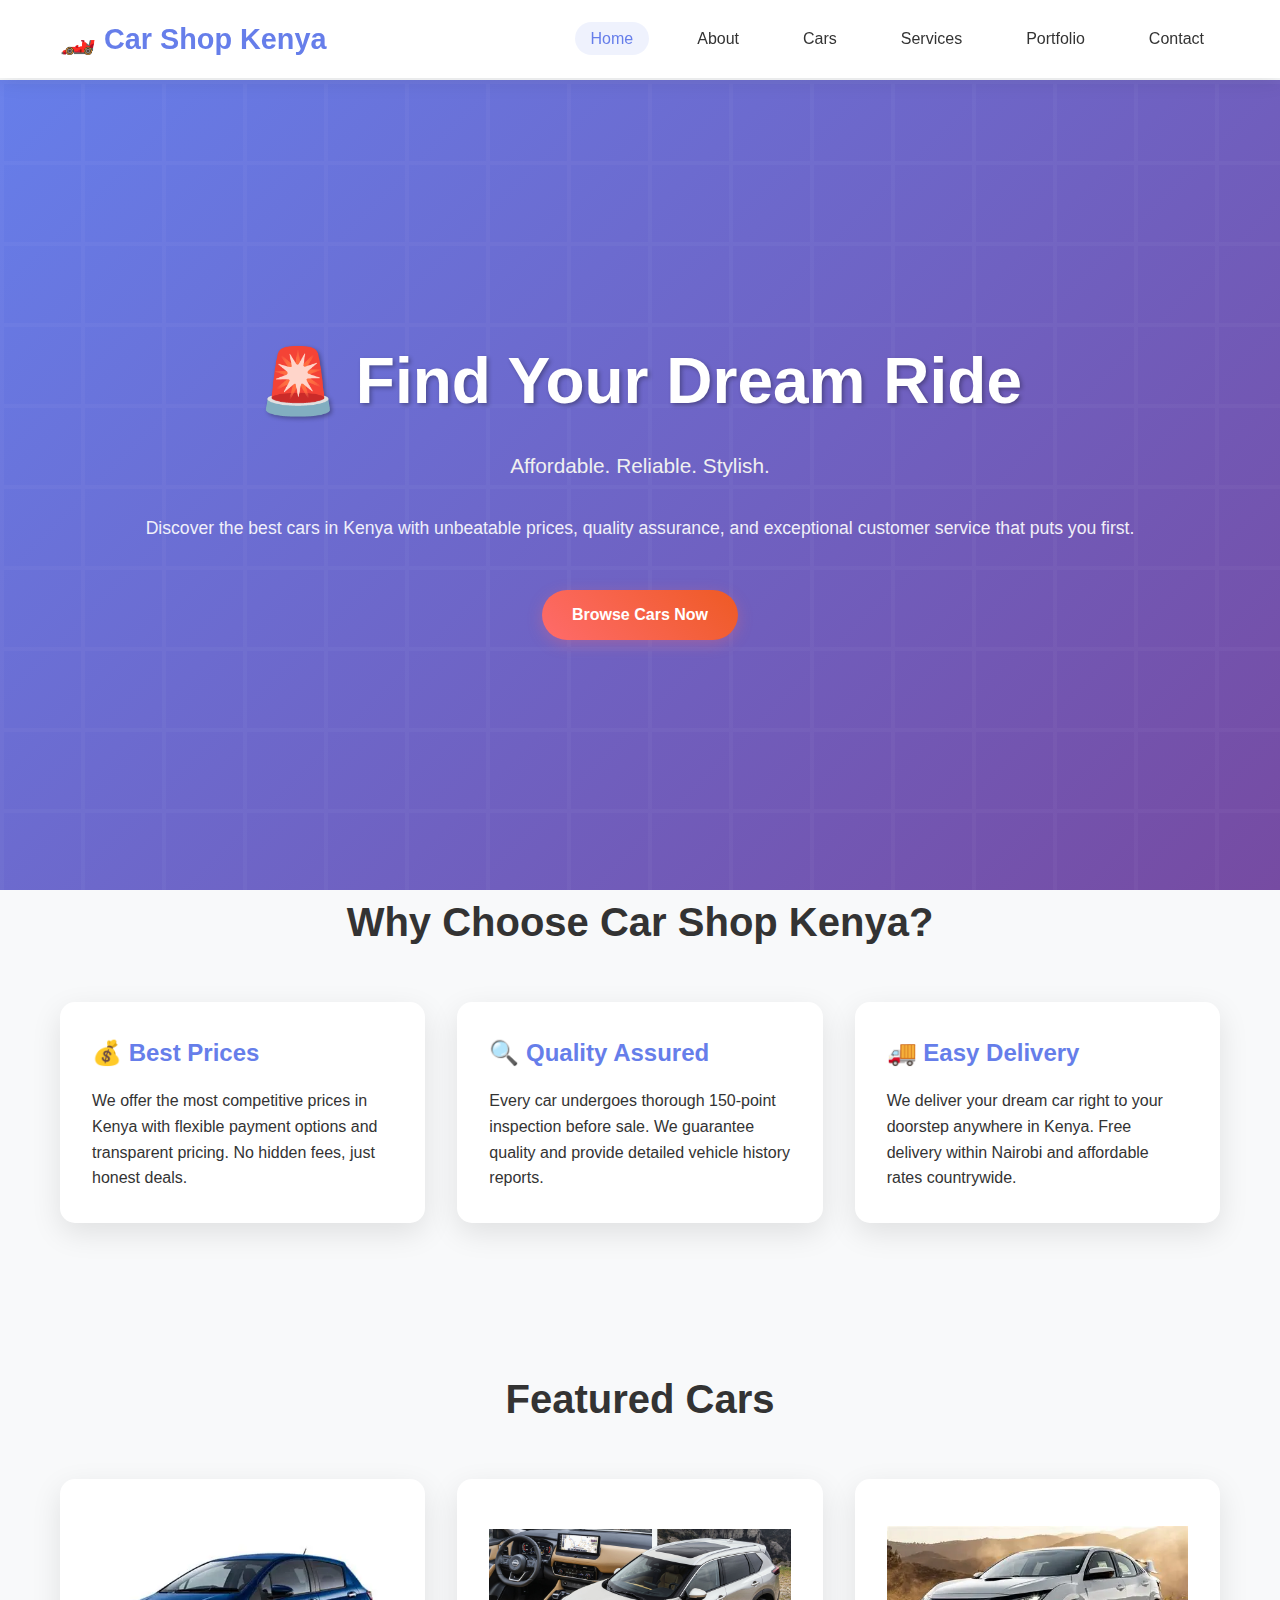
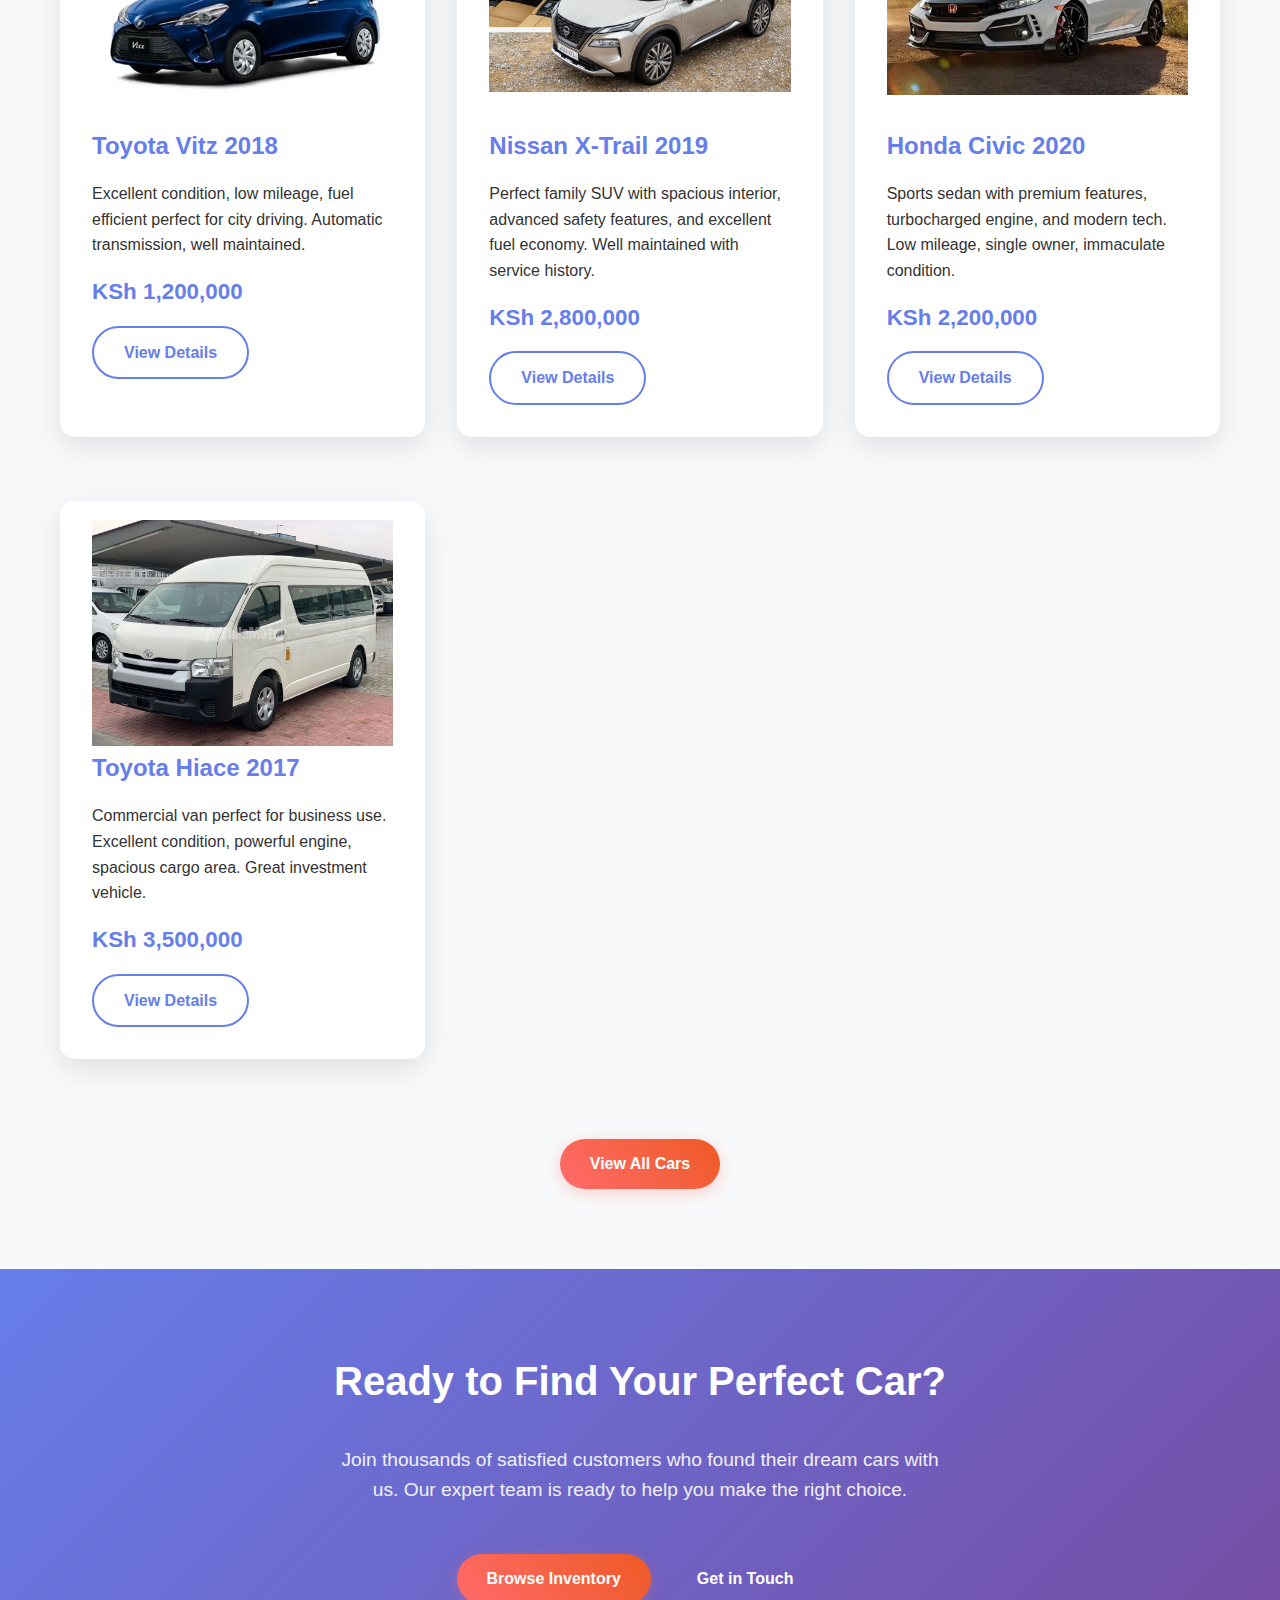
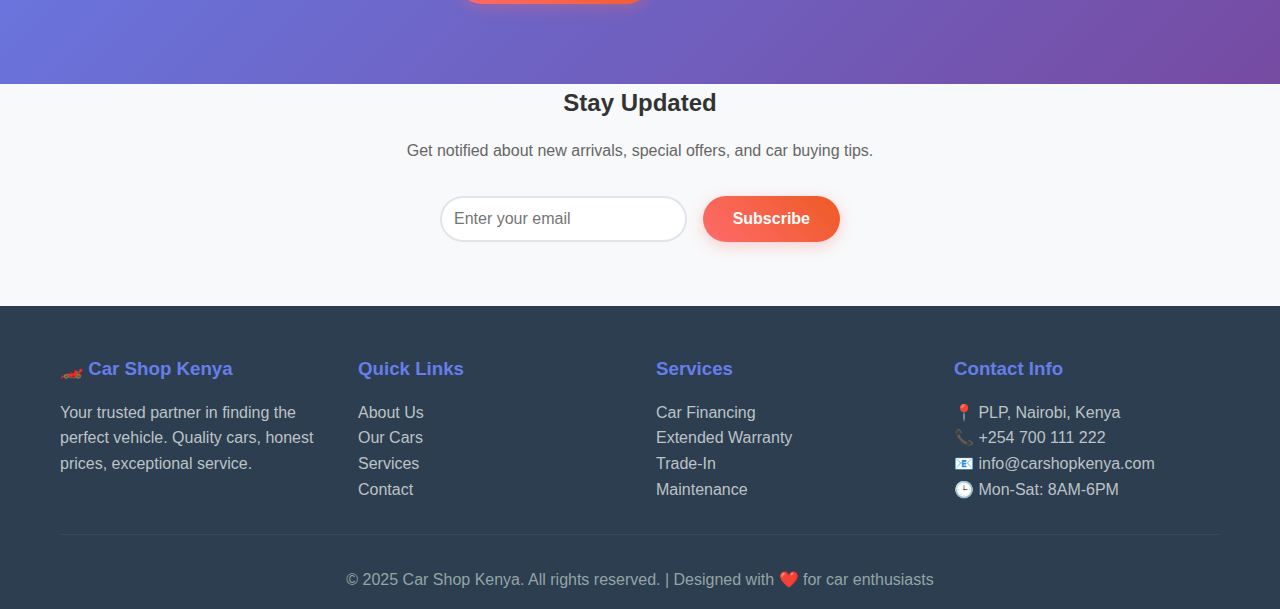
<file: index.html>
<!DOCTYPE html>
<html lang="en">
<head>
    <meta charset="UTF-8">
    <meta name="viewport" content="width=device-width, initial-scale=1.0">
    <meta name="description" content="Car Shop Kenya - Find your dream car with affordable prices, quality assurance, and excellent service in Nairobi, Kenya.">
    <meta name="keywords" content="cars Kenya, car dealership Nairobi, buy car Kenya, Toyota Kenya, Nissan Kenya, used cars Kenya">
    <meta name="author" content="Car Shop Kenya">
    <title>🏎️ Car Shop Kenya - Find Your Dream Ride | Best Car Deals in Nairobi</title>
    
    <!-- CSS Files -->
    <link rel="stylesheet" href="Styles/style.css">
</head>
<body>
    <!-- Header and Navigation -->
    <header>
        <nav class="container">
            <a href="index.html" class="logo">🏎️ Car Shop Kenya</a>
            <ul class="nav-links" id="navLinks">
                <li><a href="index.html" class="active">Home</a></li>
                <li><a href="about.html">About</a></li>
                <li><a href="cars.html">Cars</a></li>
                <li><a href="services.html">Services</a></li>
                <li><a href="portfolio.html">Portfolio</a></li>
                <li><a href="contact.html">Contact</a></li>
            </ul>
            <div class="hamburger" onclick="toggleMenu()">
                <span></span>
                <span></span>
                <span></span>
            </div>
        </nav>
    </header>

    <main>
        <!-- Hero Section -->
        <section class="hero">
            <div class="hero-content">
                <h1>🚨 Find Your Dream Ride</h1>
                <p class="hero-tagline">Affordable. Reliable. Stylish.</p>
                <p class="hero-description">Discover the best cars in Kenya with unbeatable prices, quality assurance, and exceptional customer service that puts you first.</p>
                <a href="cars.html" class="btn btn-primary">Browse Cars Now</a>
            </div>
        </section>

        <!-- Features Section -->
    <section class="container section-padding">
            <h2 class="text-center section-title">Why Choose Car Shop Kenya?</h2>
            <div class="grid grid-3">
                <div class="card">
                    <h3>💰 Best Prices</h3>
                    <p>We offer the most competitive prices in Kenya with flexible payment options and transparent pricing. No hidden fees, just honest deals.</p>
                </div>
                <div class="card">
                    <h3>🔍 Quality Assured</h3>
                    <p>Every car undergoes thorough 150-point inspection before sale. We guarantee quality and provide detailed vehicle history reports.</p>
                </div>
                <div class="card">
                    <h3>🚚 Easy Delivery</h3>
                    <p>We deliver your dream car right to your doorstep anywhere in Kenya. Free delivery within Nairobi and affordable rates countrywide.</p>
                </div>
            </div>
        </section>

        <!-- Featured Cars Section -->
    <section class="section-bg section-padding">
            <div class="container">
                <h2 class="text-center section-title">Featured Cars</h2>
                <div class="grid grid-2" id="featuredCars">
                    <div class="card car-item sedan">
                        <div class="car-icon sedan-icon">
                            <img src="Styles\toytoavitz.webp" alt="toyota vitz">
                        </div>
                        <h3>Toyota Vitz 2018</h3>
                        <p>Excellent condition, low mileage, fuel efficient perfect for city driving. Automatic transmission, well maintained.</p>
                        <div class="price car-price">KSh 1,200,000</div>
                        <a href="cars.html#vitz" class="btn btn-secondary">View Details</a>
                    </div>
                    <div class="card car-item suv">
                        <div class="car-icon suv-icon">
                            <img src="Styles\Nissan-X-Trail-EU-Spec-main.jpg" alt="nissan xtrail">
                        </div>
                        <h3>Nissan X-Trail 2019</h3>
                        <p>Perfect family SUV with spacious interior, advanced safety features, and excellent fuel economy. Well maintained with service history.</p>
                        <div class="price car-price">KSh 2,800,000</div>
                        <a href="cars.html#xtrail" class="btn btn-secondary">View Details</a>
                    </div>
                    <div class="card car-item sedan">
                        <div class="car-icon sedan-icon">
                            <img src="Styles\hondacivic.webp" alt="honda civic">
                        </div>
                        <h3>Honda Civic 2020</h3>
                        <p>Sports sedan with premium features, turbocharged engine, and modern tech. Low mileage, single owner, immaculate condition.</p>
                        <div class="price car-price">KSh 2,200,000</div>
                        <a href="cars.html#civic" class="btn btn-secondary">View Details</a>
                    </div>
                    <div class="card car-item commercial">
                        <div class="car-icon commercial-icon">
                            <img src="Styles\listing_main_Toyota_Hiace_2017_in_Sharjah_1395397_6.jpg" alt="toyota hiace">
                        </div>
                        <h3>Toyota Hiace 2017</h3>
                        <p>Commercial van perfect for business use. Excellent condition, powerful engine, spacious cargo area. Great investment vehicle.</p>
                        <div class="price car-price">KSh 3,500,000</div>
                        <a href="cars.html#hiace" class="btn btn-secondary">View Details</a>
                    </div>
                </div>
                <div class="text-center mt-3">
                    <a href="cars.html" class="btn btn-primary">View All Cars</a>
                </div>
            </div>
        </section>

        <!-- Call to Action Section -->
    <section class="cta-section">
            <div class="container">
                <h2 class="cta-title">Ready to Find Your Perfect Car?</h2>
                <p class="cta-desc">
                    Join thousands of satisfied customers who found their dream cars with us. 
                    Our expert team is ready to help you make the right choice.
                </p>
                <div class="cta-btns">
                    <a href="cars.html" class="btn btn-primary">Browse Inventory</a>
                    <a href="contact.html" class="btn btn-outline">Get in Touch</a>
                </div>
            </div>
        </section>

        <!-- Newsletter Section -->
    <section class="container newsletter-section">
            <h2 class="newsletter-title">Stay Updated</h2>
            <p class="newsletter-desc">Get notified about new arrivals, special offers, and car buying tips.</p>
            <form id="newsletterForm" class="newsletter-form">
                <input type="email" placeholder="Enter your email" class="newsletter-input" required>
                <button type="submit" class="btn btn-primary newsletter-btn">Subscribe</button>
            </form>
        </section>
    </main>

    <!-- Footer -->
    <footer>
        <div class="container">
            <div class="footer-content">
                <div class="footer-section">
                    <h3>🏎️ Car Shop Kenya</h3>
                    <p>Your trusted partner in finding the perfect vehicle. Quality cars, honest prices, exceptional service.</p>
                </div>
                <div class="footer-section">
                    <h3>Quick Links</h3>
                    <p><a href="about.html">About Us</a></p>
                    <p><a href="cars.html">Our Cars</a></p>
                    <p><a href="services.html">Services</a></p>
                    <p><a href="contact.html">Contact</a></p>
                </div>
                <div class="footer-section">
                    <h3>Services</h3>
                    <p><a href="services.html#financing">Car Financing</a></p>
                    <p><a href="services.html#warranty">Extended Warranty</a></p>
                    <p><a href="services.html#trade">Trade-In</a></p>
                    <p><a href="services.html#maintenance">Maintenance</a></p>
                </div>
                <div class="footer-section">
                    <h3>Contact Info</h3>
                    <p>📍 PLP, Nairobi, Kenya</p>
                    <p>📞 +254 700 111 222</p>
                    <p>📧 info@carshopkenya.com</p>
                    <p>🕒 Mon-Sat: 8AM-6PM</p>
                </div>
            </div>
            <div class="footer-bottom">
                <p>&copy; 2025 Car Shop Kenya. All rights reserved. | Designed with ❤️ for car enthusiasts</p>
            </div>
        </div>
    </footer>

    <!-- JavaScript Files -->
    <script src="Scripts/script.js"></script>
</body>
</html>
</file>
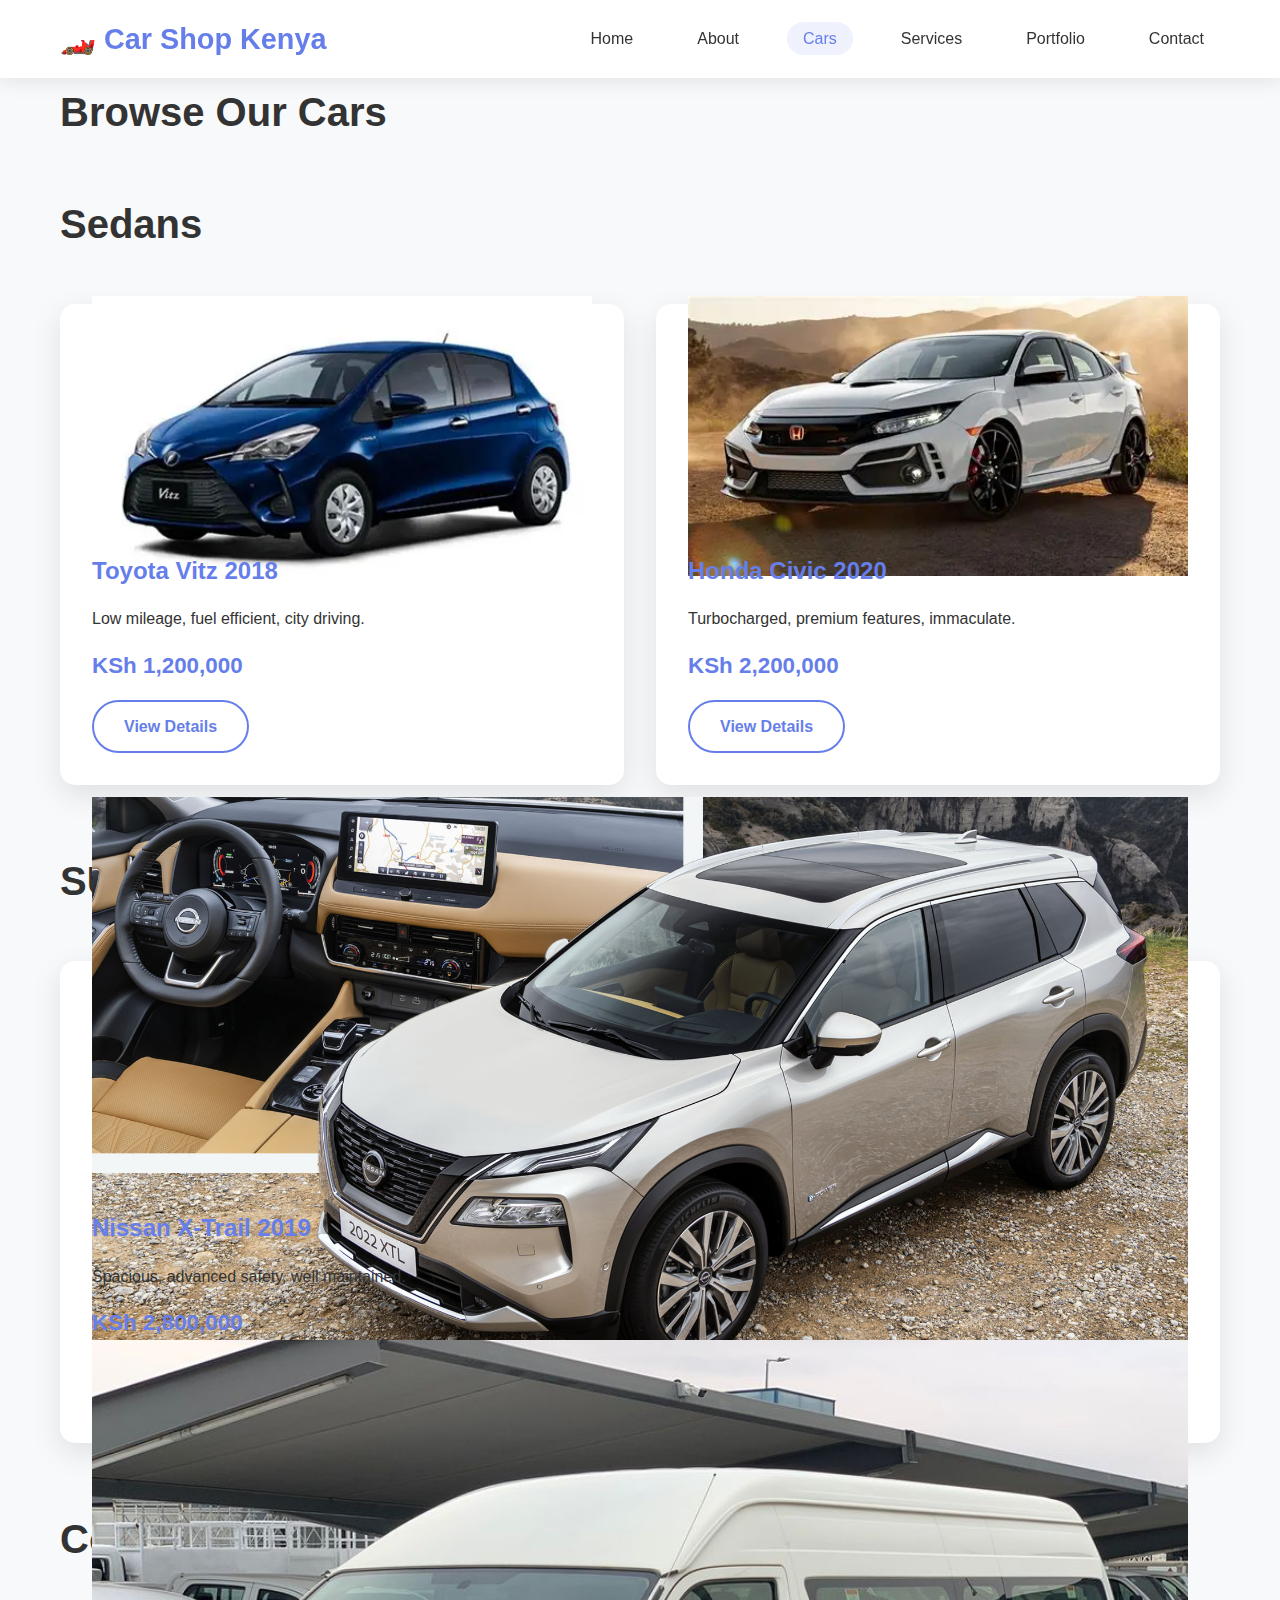
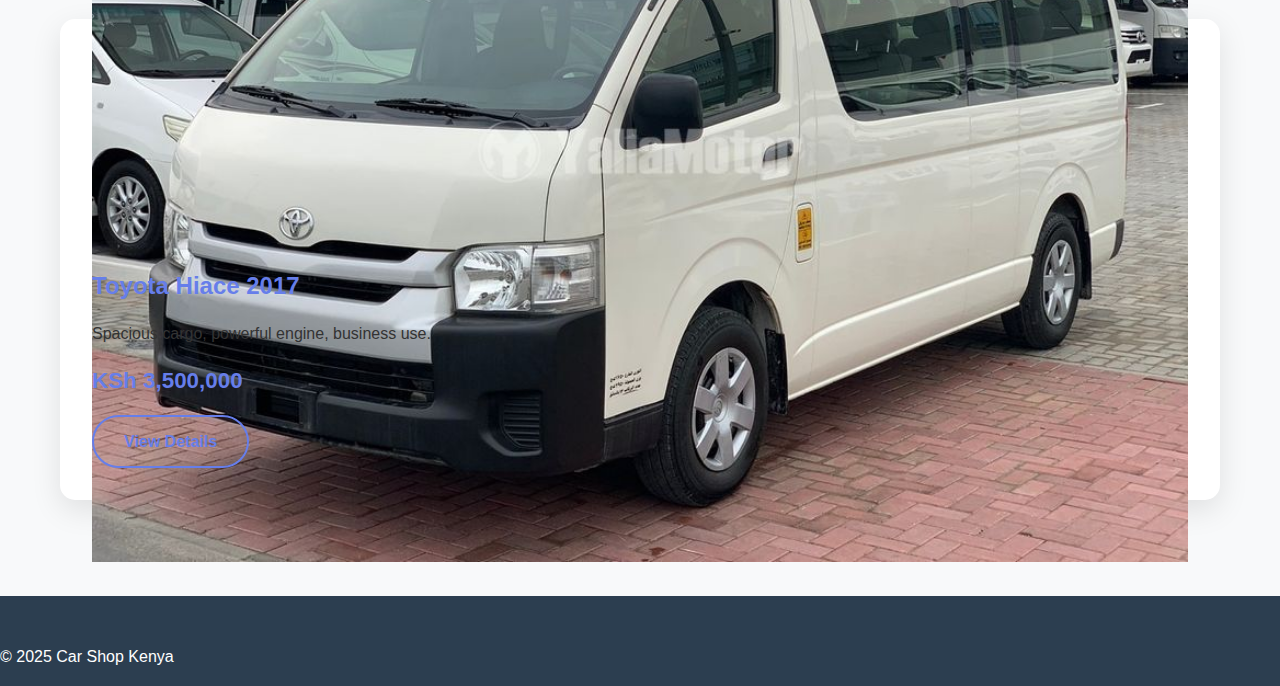
<file: cars.html>
<!DOCTYPE html>
<html lang="en">
<head>
    <meta charset="UTF-8">
    <meta name="viewport" content="width=device-width, initial-scale=1.0">
    <title>Cars | Car Shop Kenya</title>
    <link rel="stylesheet" href="Styles/style.css">
</head>
<body>
    <header>
        <nav class="container">
            <a href="index.html" class="logo">🏎️ Car Shop Kenya</a>
            <ul class="nav-links">
                <li><a href="index.html">Home</a></li>
                <li><a href="about.html">About</a></li>
                <li><a href="cars.html" class="active">Cars</a></li>
                <li><a href="services.html">Services</a></li>
                <li><a href="portfolio.html">Portfolio</a></li>
                <li><a href="contact.html">Contact</a></li>
            </ul>
        </nav>
    </header>
    <main>
        <section class="container section-padding">
            <h1 class="section-title">Browse Our Cars</h1>
            <div class="car-category">
                <h2 class="section-title">Sedans</h2>
                <div class="grid grid-3">
                    <div class="card car-item sedan">
                        <div class="car-icon sedan-icon">
                            <img src="Styles\toytoavitz.webp" alt="toyota vitz">
                        </div>
                        <h3>Toyota Vitz 2018</h3>
                        <p>Low mileage, fuel efficient, city driving.</p>
                        <div class="car-price">KSh 1,200,000</div>
                        <a href="#" class="btn btn-secondary">View Details</a>
                    </div>
                    <div class="card car-item sedan">
                        <div class="car-icon sedan-icon">
                            <img src="Styles\hondacivic.webp" alt="honda civic">
                        </div>
                        <h3>Honda Civic 2020</h3>
                        <p>Turbocharged, premium features, immaculate.</p>
                        <div class="car-price">KSh 2,200,000</div>
                        <a href="#" class="btn btn-secondary">View Details</a>
                    </div>
                </div>
            </div>
            <div class="car-category">
                <h2 class="section-title">SUVs</h2>
                <div class="grid grid-3">
                    <div class="card car-item suv">
                        <div class="car-icon suv-icon">
                            <img src="Styles\Nissan-X-Trail-EU-Spec-main.jpg" alt="nissan xtrail">
                        </div>
                        <h3>Nissan X-Trail 2019</h3>
                        <p>Spacious, advanced safety, well maintained.</p>
                        <div class="car-price">KSh 2,800,000</div>
                        <a href="#" class="btn btn-secondary">View Details</a>
                    </div>
                </div>
            </div>
            <div class="car-category">
                <h2 class="section-title">Commercial</h2>
                <div class="grid grid-3">
                    <div class="card car-item commercial">
                        <div class="car-icon commercial-icon">
                            <img src="Styles\listing_main_Toyota_Hiace_2017_in_Sharjah_1395397_6.jpg" alt="toyota hiace">
                        </div>
                        <h3>Toyota Hiace 2017</h3>
                        <p>Spacious cargo, powerful engine, business use.</p>
                        <div class="car-price">KSh 3,500,000</div>
                        <a href="#" class="btn btn-secondary">View Details</a>
                    </div>
                </div>
            </div>
        </section>
    </main>
    <footer>
        <p>&copy; 2025 Car Shop Kenya</p>
    </footer>
    <script src="Scripts/script.js"></script>
</body>
</html>
</file>
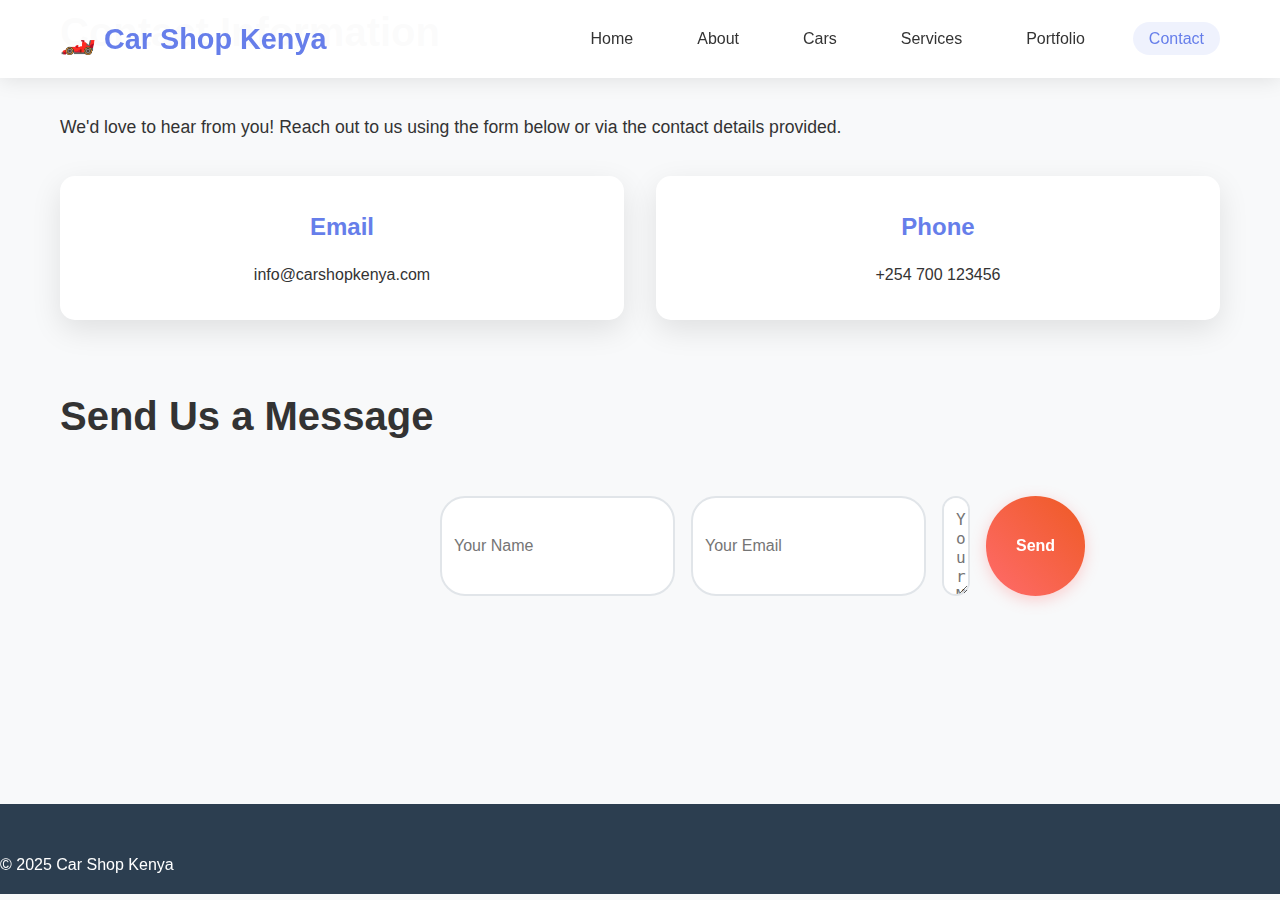
<file: contact.html>
<!DOCTYPE html>
<html lang="en">
    <head>
        <meta charset="UTF-8">
        <meta name="viewport" content="width=device-width, initial-scale=1.0">
        <title>Contact | Car Shop Kenya</title>
        <link rel="stylesheet" href="Styles/style.css">
    </head>
    <body>
        <header>
        <nav class="container">
            <a href="index.html" class="logo">🏎️ Car Shop Kenya</a>
            <ul class="nav-links">
                <li><a href="index.html">Home</a></li>
                <li><a href="about.html">About</a></li>
                <li><a href="cars.html">Cars</a></li>
                <li><a href="services.html">Services</a></li>
                <li><a href="portfolio.html">Portfolio</a></li>
                <li><a href="contact.html" class="active">Contact</a></li>
            </ul>
        </nav>
    </header>
        <main class="fade-in container section-padding">
            <section class="contact-info">
                <h2 class="section-title">Contact Information</h2>
                <p class="story-desc">We'd love to hear from you! Reach out to us using the form below or via the contact details provided.</p>
                <div class="grid grid-2">
                    <div class="card value-card">
                        <h3 class="value-title">Email</h3>
                        <p>info@carshopkenya.com</p>
                    </div>
                    <div class="card value-card">
                        <h3 class="value-title">Phone</h3>
                        <p>+254 700 123456</p>
                    </div>
                </div>
            </section>
            <section class="contact-form-section">
                <h2 class="section-title">Send Us a Message</h2>
                <form class="newsletter-form">
                    <input type="text" placeholder="Your Name" class="newsletter-input" required>
                    <input type="email" placeholder="Your Email" class="newsletter-input" required>
                    <textarea placeholder="Your Message" class="newsletter-input" required></textarea>
                    <button type="submit" class="btn btn-primary newsletter-btn">Send</button>
                </form>
            </section>
        </main>
        <footer><p>&copy; 2025 Car Shop Kenya</p></footer>
        <script src="Scripts/script.js"></script>
    </body>
</html>
</file>
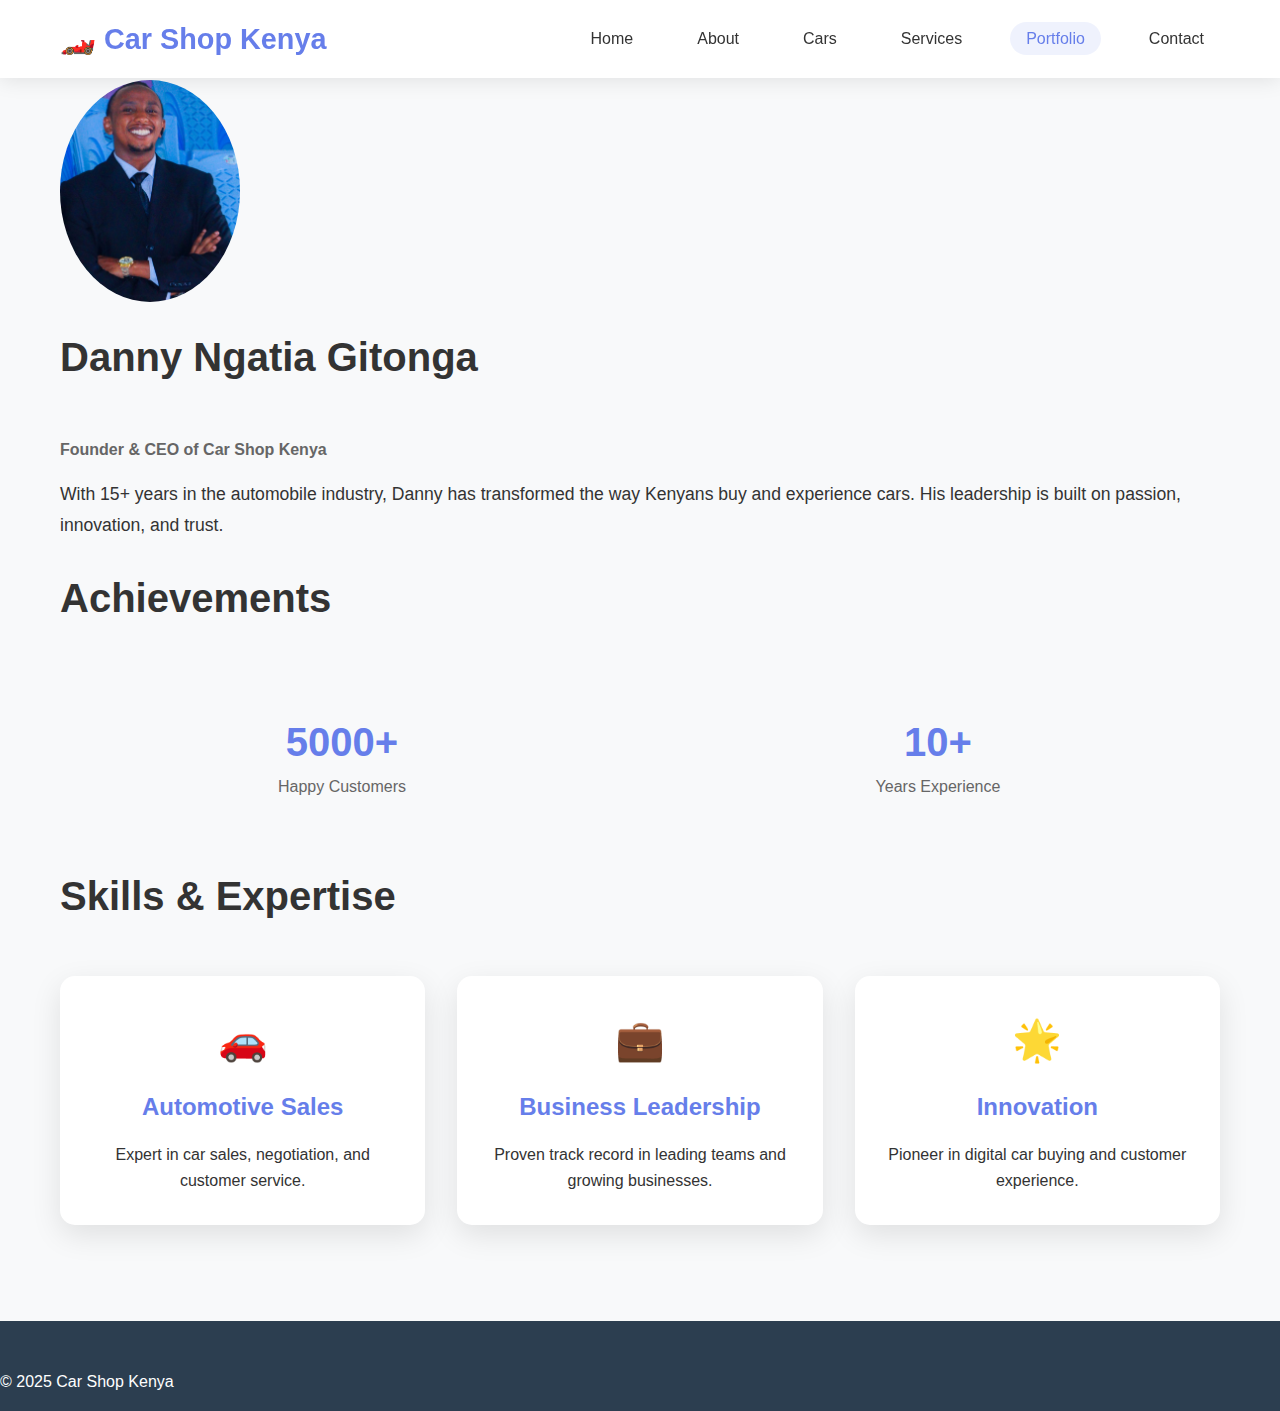
<file: portfolio.html>
<!DOCTYPE html>
<html lang="en">
    <head>
        <meta charset="UTF-8">
        <meta name="viewport" content="width=device-width, initial-scale=1.0">
        <title>Portfolio | Car Shop CEO</title>
        <link rel="stylesheet" href="Styles/style.css">
    </head>
    <body>
        <header>
        <nav class="container">
            <a href="index.html" class="logo">🏎️ Car Shop Kenya</a>
            <ul class="nav-links">
                <li><a href="index.html">Home</a></li>
                <li><a href="about.html">About</a></li>
                <li><a href="cars.html" >Cars</a></li>
                <li><a href="services.html">Services</a></li>
                <li><a href="portfolio.html" class="active">Portfolio</a></li>
                <li><a href="contact.html">Contact</a></li>
            </ul>
        </nav>
    </header>
        <main>
            <section class="profile fade-in container section-padding">
                <img src="Styles/IMG-20241222-WA0038.jpg" alt="CEO" class="ceo-img">
                <h2 class="section-title">Danny Ngatia Gitonga</h2>
                <p class="team-role"><strong>Founder & CEO of Car Shop Kenya</strong></p>
                <p class="story-desc">With 15+ years in the automobile industry, Danny has transformed the way Kenyans buy and experience cars. His leadership is built on passion, innovation, and trust.</p>
            </section>
            <section class="container section-padding">
                <h2 class="section-title">Achievements</h2>
                <div class="grid grid-2 achievements-stats">
                    <div class="achievement-card">
                        <div class="achievement-value">5000+</div>
                        <p class="achievement-label">Happy Customers</p>
                    </div>
                    <div class="achievement-card">
                        <div class="achievement-value">10+</div>
                        <p class="achievement-label">Years Experience</p>
                    </div>
                </div>
            </section>
            <section class="container section-padding">
                <h2 class="section-title">Skills & Expertise</h2>
                <div class="grid grid-3">
                    <div class="card value-card">
                        <div class="value-icon">🚗</div>
                        <h3 class="value-title">Automotive Sales</h3>
                        <p>Expert in car sales, negotiation, and customer service.</p>
                    </div>
                    <div class="card value-card">
                        <div class="value-icon">💼</div>
                        <h3 class="value-title">Business Leadership</h3>
                        <p>Proven track record in leading teams and growing businesses.</p>
                    </div>
                    <div class="card value-card">
                        <div class="value-icon">🌟</div>
                        <h3 class="value-title">Innovation</h3>
                        <p>Pioneer in digital car buying and customer experience.</p>
                    </div>
                </div>
            </section>
        </main>
        <footer><p>&copy; 2025 Car Shop Kenya</p></footer>
        <script src="Scripts/script.js"></script>
    </body>
</html>
</file>
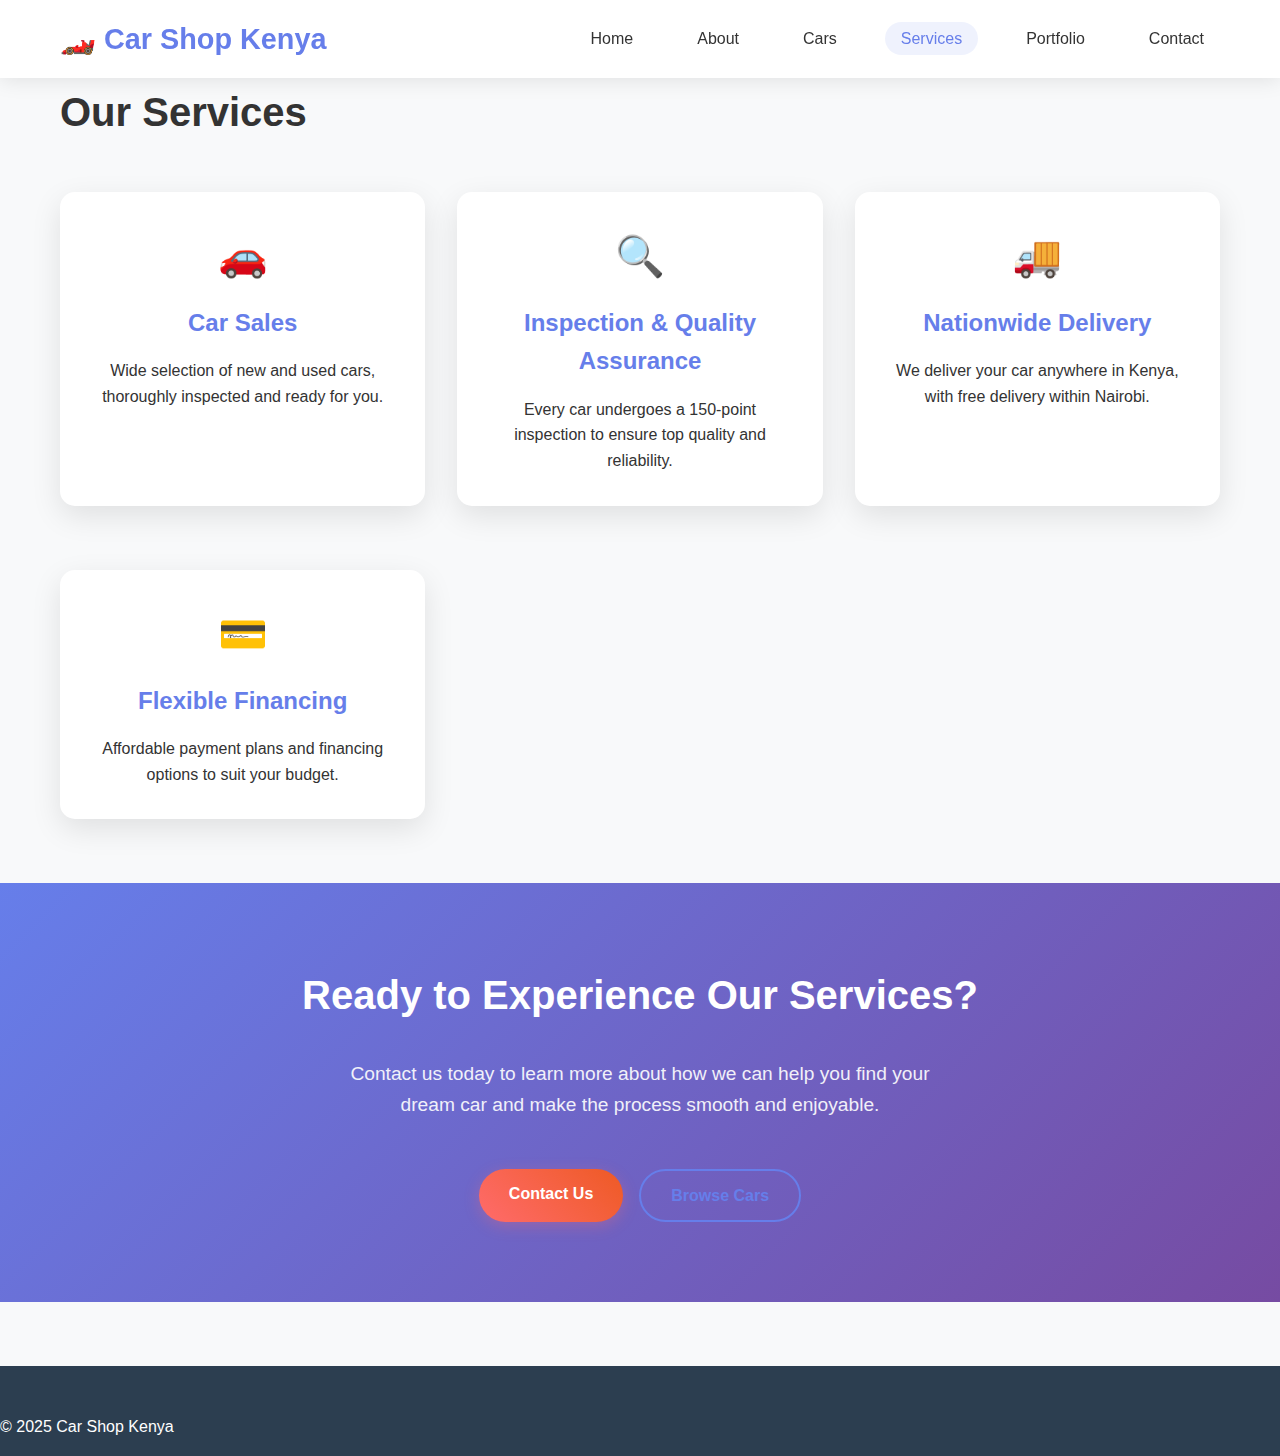
<file: services.html>
<!DOCTYPE html>
<html lang="en">
<head>
    <meta charset="UTF-8">
    <meta name="viewport" content="width=device-width, initial-scale=1.0">
    <title>Services | Car Shop Kenya</title>
    <link rel="stylesheet" href="Styles/style.css">
</head>
<body>
    <header>
        <nav class="container">
            <a href="index.html" class="logo">🏎️ Car Shop Kenya</a>
            <ul class="nav-links">
                <li><a href="index.html">Home</a></li>
                <li><a href="about.html">About</a></li>
                <li><a href="cars.html">Cars</a></li>
                <li><a href="services.html" class="active">Services</a></li>
                <li><a href="portfolio.html">Portfolio</a></li>
                <li><a href="contact.html">Contact</a></li>
            </ul>
        </nav>
    </header>
    <main>
        <section class="container section-padding">
            <h1 class="section-title">Our Services</h1>
            <div class="grid grid-2">
                <div class="card value-card">
                    <div class="value-icon">🚗</div>
                    <h3 class="value-title">Car Sales</h3>
                    <p>Wide selection of new and used cars, thoroughly inspected and ready for you.</p>
                </div>
                <div class="card value-card">
                    <div class="value-icon">🔍</div>
                    <h3 class="value-title">Inspection & Quality Assurance</h3>
                    <p>Every car undergoes a 150-point inspection to ensure top quality and reliability.</p>
                </div>
                <div class="card value-card">
                    <div class="value-icon">🚚</div>
                    <h3 class="value-title">Nationwide Delivery</h3>
                    <p>We deliver your car anywhere in Kenya, with free delivery within Nairobi.</p>
                </div>
                <div class="card value-card">
                    <div class="value-icon">💳</div>
                    <h3 class="value-title">Flexible Financing</h3>
                    <p>Affordable payment plans and financing options to suit your budget.</p>
                </div>
            </div>
        </section>
        <section class="cta-section">
            <div class="container">
                <h2 class="cta-title">Ready to Experience Our Services?</h2>
                <p class="cta-desc">Contact us today to learn more about how we can help you find your dream car and make the process smooth and enjoyable.</p>
                <div class="cta-btns">
                    <a href="contact.html" class="btn btn-primary">Contact Us</a>
                    <a href="cars.html" class="btn btn-secondary">Browse Cars</a>
                </div>
            </div>
        </section>
    </main>
    <footer>
        <p>&copy; 2025 Car Shop Kenya</p>
    </footer>
    <script src="Scripts/script.js"></script>
</body>
</html>
</file>
<file: Styles/style.css>
/* ===== EXTERNALIZED STYLES FROM INDEX.HTML ===== */
.section-padding {
    padding: 80px 0;
}
.section-title {
    font-size: 2.5rem;
    margin-bottom: 3rem;
    color: #333;
}
.section-bg {
    background: #f8f9fa;
}
.car-icon {
    height: 200px;
    display: flex;
    align-items: center;
    justify-content: center;
    color: white;
    font-size: 3rem;
    border-radius: 10px;
    margin-bottom: 1rem;
}
.sedan-icon img{
    background: linear-gradient(45deg, #667eea, #764ba2);
    width:100%;
    height:auto;
}
.suv-icon img{
    background: linear-gradient(45deg, #f093fb, #f5576c);
    width:100%;
    height:auto;
}
.commercial-icon img{
    background: linear-gradient(45deg, #f093fb, #f5576c);
    width:100%;
    height:auto;
}
.car-price {
    font-size: 1.4rem;
    font-weight: bold;
    color: #667eea;
    margin: 1rem 0;
}
.cta-section {
    background: linear-gradient(135deg, #667eea 0%, #764ba2 100%);
    color: white;
    text-align: center;
    padding: 80px 0;
}
.cta-title {
    font-size: 2.5rem;
    margin-bottom: 2rem;
}
.cta-desc {
    font-size: 1.2rem;
    margin-bottom: 3rem;
    opacity: 0.9;
    max-width: 600px;
    margin-left: auto;
    margin-right: auto;
}
.cta-btns {
    display: flex;
    gap: 1rem;
    justify-content: center;
    flex-wrap: wrap;
}
.btn-outline {
    background: transparent;
    color: white;
    border: 2px solid white;
}
.newsletter-section {
    padding: 60px 0;
    text-align: center;
}
.newsletter-title {
    margin-bottom: 1rem;
}
.newsletter-desc {
    margin-bottom: 2rem;
    color: #666;
}
.newsletter-form {
    max-width: 400px;
    margin: 0 auto;
    display: flex;
    gap: 1rem;
}
.newsletter-input {
    flex: 1;
    padding: 12px;
    border: 2px solid #e1e5e9;
    border-radius: 25px;
    font-size: 1rem;
}
.newsletter-btn {
    padding: 12px 24px;
    border-radius: 25px;
}

/* ===== CAR SHOP KENYA - MAIN STYLES ===== */

/* Reset and Base Styles */
* {
    margin: 0;
    padding: 0;
    box-sizing: border-box;
}

body {
    font-family: 'Segoe UI', Tahoma, Geneva, Verdana, sans-serif;
    line-height: 1.6;
    color: #333;
    background-color: #f8f9fa;
}

.container {
    max-width: 1200px;
    margin: 0 auto;
    padding: 0 20px;
}

/* ===== HEADER & NAVIGATION ===== */
header {
    background: rgba(255, 255, 255, 0.98);
    padding: 1rem 0;
    position: fixed;
    width: 100%;
    top: 0;
    z-index: 1000;
    box-shadow: 0 2px 20px rgba(0,0,0,0.1);
    transition: all 0.3s ease;
}

nav {
    display: flex;
    justify-content: space-between;
    align-items: center;
}

.logo {
    font-size: 1.8rem;
    font-weight: bold;
    color: #667eea;
    text-decoration: none;
}

.nav-links {
    display: flex;
    list-style: none;
    gap: 2rem;
}

.nav-links a {
    text-decoration: none;
    color: #333;
    font-weight: 500;
    padding: 0.5rem 1rem;
    border-radius: 25px;
    transition: all 0.3s ease;
    position: relative;
}

.nav-links a:hover,
.nav-links a.active {
    color: #667eea;
    background-color: rgba(102, 126, 234, 0.1);
}

/* Mobile Menu */
.hamburger {
    display: none;
    flex-direction: column;
    cursor: pointer;
    padding: 5px;
}

.hamburger span {
    width: 25px;
    height: 3px;
    background: #333;
    margin: 3px 0;
    transition: 0.3s;
    border-radius: 2px;
}

.hamburger.active span:nth-child(1) {
    transform: rotate(-45deg) translate(-5px, 6px);
}

.hamburger.active span:nth-child(2) {
    opacity: 0;
}

.hamburger.active span:nth-child(3) {
    transform: rotate(45deg) translate(-5px, -6px);
}

/* ===== MAIN CONTENT ===== */
main {
    padding-top: 80px;
    min-height: calc(100vh - 160px);
}

/* Page Headers */
.page-header {
    background: linear-gradient(135deg, #667eea 0%, #764ba2 100%);
    color: white;
    text-align: center;
    padding: 4rem 0;
    margin-bottom: 3rem;
}

.page-header h1 {
    font-size: 3rem;
    margin-bottom: 1rem;
    text-shadow: 2px 2px 4px rgba(0,0,0,0.3);
}

.page-header p {
    font-size: 1.2rem;
    opacity: 0.9;
    max-width: 600px;
    margin: 0 auto;
}

/* ===== HERO SECTION (Homepage) ===== */
.hero {
    background: linear-gradient(135deg, #667eea 0%, #764ba2 100%);
    min-height: 90vh;
    display: flex;
    align-items: center;
    justify-content: center;
    text-align: center;
    color: white;
    position: relative;
    overflow: hidden;
}

.hero::before {
    content: '';
    position: absolute;
    top: 0;
    left: 0;
    right: 0;
    bottom: 0;
    background: url('data:image/svg+xml,<svg xmlns="http://www.w3.org/2000/svg" viewBox="0 0 100 100"><defs><pattern id="grid" width="10" height="10" patternUnits="userSpaceOnUse"><path d="M 10 0 L 0 0 0 10" fill="none" stroke="rgba(255,255,255,0.1)" stroke-width="1"/></pattern></defs><rect width="100" height="100" fill="url(%23grid)"/></svg>');
    opacity: 0.3;
}

.hero-content {
    position: relative;
    z-index: 2;
}

.hero-content h1 {
    font-size: 4rem;
    margin-bottom: 1rem;
    text-shadow: 2px 2px 4px rgba(0,0,0,0.3);
    animation: slideInUp 1s ease-out;
}

.hero-tagline {
    font-size: 1.3rem;
    margin-bottom: 2rem;
    color: #f0f0f0;
    animation: slideInUp 1s ease-out 0.2s both;
}

.hero-description {
    font-size: 1.1rem;
    margin-bottom: 3rem;
    opacity: 0.9;
    animation: slideInUp 1s ease-out 0.4s both;
}

/* ===== BUTTONS ===== */
.btn {
    display: inline-block;
    padding: 12px 30px;
    text-decoration: none;
    border-radius: 50px;
    font-weight: bold;
    font-size: 1rem;
    transition: all 0.3s ease;
    border: none;
    cursor: pointer;
    text-align: center;
}

.btn-primary {
    background: linear-gradient(45deg, #ff6b6b, #ee5a24);
    color: white;
    box-shadow: 0 4px 15px rgba(255, 107, 107, 0.3);
}

.btn-primary:hover {
    transform: translateY(-3px);
    box-shadow: 0 6px 20px rgba(255, 107, 107, 0.4);
}

.btn-secondary {
    background: transparent;
    color: #667eea;
    border: 2px solid #667eea;
}

.btn-secondary:hover {
    background: #667eea;
    color: white;
}

/* ===== CARDS ===== */
.card {
    background: white;
    border-radius: 15px;
    padding: 2rem;
    box-shadow: 0 10px 30px rgba(0,0,0,0.1);
    transition: all 0.3s ease;
    margin-bottom: 2rem;
}

.card:hover {
    transform: translateY(-5px);
    box-shadow: 0 15px 40px rgba(0,0,0,0.15);
}

.card h3 {
    color: #667eea;
    margin-bottom: 1rem;
    font-size: 1.5rem;
}

/* ===== GRIDS ===== */
.grid {
    display: grid;
    gap: 2rem;
    margin: 2rem 0;
}

.grid-2 {
    grid-template-columns: repeat(auto-fit, minmax(300px, 1fr));
}

.grid-3 {
    grid-template-columns: repeat(auto-fit, minmax(250px, 1fr));
}

.grid-4 {
    grid-template-columns: repeat(auto-fit, minmax(200px, 1fr));
}

/* ===== FORMS ===== */
.form-group {
    margin-bottom: 1.5rem;
}

.form-group label {
    display: block;
    margin-bottom: 0.5rem;
    font-weight: 500;
    color: #333;
}

.form-group input,
.form-group select,
.form-group textarea {
    width: 100%;
    padding: 12px;
    border: 2px solid #e1e5e9;
    border-radius: 8px;
    font-size: 1rem;
    transition: border-color 0.3s ease;
}

.form-group input:focus,
.form-group select:focus,
.form-group textarea:focus {
    outline: none;
    border-color: #667eea;
    box-shadow: 0 0 0 3px rgba(102, 126, 234, 0.1);
}

.form-group textarea {
    resize: vertical;
    min-height: 120px;
}

.error {
    color: #e74c3c;
    font-size: 0.9rem;
    margin-top: 0.5rem;
}

.success {
    color: #27ae60;
    font-size: 0.9rem;
    margin-top: 0.5rem;
}

/* ===== FOOTER ===== */
footer {
    background: #2c3e50;
    color: white;
    padding: 3rem 0 1rem;
    margin-top: 4rem;
}

.footer-content {
    display: grid;
    grid-template-columns: repeat(auto-fit, minmax(250px, 1fr));
    gap: 2rem;
    margin-bottom: 2rem;
}

.footer-section h3 {
    margin-bottom: 1rem;
    color: #667eea;
}

.footer-section p,
.footer-section a {
    color: #bdc3c7;
    text-decoration: none;
    line-height: 1.6;
}

.footer-section a:hover {
    color: #667eea;
}

.footer-bottom {
    text-align: center;
    padding-top: 2rem;
    border-top: 1px solid #34495e;
    color: #95a5a6;
}

/* ===== ANIMATIONS ===== */
@keyframes slideInUp {
    from {
        opacity: 0;
        transform: translateY(30px);
    }
    to {
        opacity: 1;
        transform: translateY(0);
    }
}

@keyframes fadeIn {
    from {
        opacity: 0;
    }
    to {
        opacity: 1;
    }
}

.fade-in {
    animation: fadeIn 1s ease-out;
}

/* ===== UTILITY CLASSES ===== */
.text-center { text-align: center; }
.text-left { text-align: left; }
.text-right { text-align: right; }

.mt-1 { margin-top: 1rem; }
.mt-2 { margin-top: 2rem; }
.mt-3 { margin-top: 3rem; }

.mb-1 { margin-bottom: 1rem; }
.mb-2 { margin-bottom: 2rem; }
.mb-3 { margin-bottom: 3rem; }

.p-1 { padding: 1rem; }
.p-2 { padding: 2rem; }
.p-3 { padding: 3rem; }

.hidden { display: none; }
.visible { display: block; }

/* ===== RESPONSIVE DESIGN - CAR SHOP KENYA ===== */

/* Tablet Styles */
@media (max-width: 1024px) {
    .container {
        padding: 0 15px;
    }
    
    .hero-content h1 {
        font-size: 3rem;
    }
    
    .page-header h1 {
        font-size: 2.5rem;
    }
    
    .grid-4 {
        grid-template-columns: repeat(auto-fit, minmax(250px, 1fr));
    }
}

/* Mobile Styles */
@media (max-width: 768px) {
    /* Navigation */
    .nav-links {
        position: fixed;
        top: 70px;
        left: -100%;
        width: 100%;
        height: calc(100vh - 70px);
        background: rgba(255, 255, 255, 0.98);
        
        flex-direction: column;
        align-items: center;
        justify-content: flex-start;
        padding-top: 2rem;
        transition: left 0.3s ease;
        box-shadow: 0 2px 20px rgba(0,0,0,0.1);
    }
    
    .nav-links.active {
        left: 0;
    }
    
    .nav-links li {
        margin: 1rem 0;
        width: 80%;
        text-align: center;
    }
    
    .nav-links a {
        display: block;
        padding: 1rem;
        font-size: 1.1rem;
        border-radius: 10px;
        width: 100%;
    }
    
    .hamburger {
        display: flex;
    }
    
    /* Hero Section */
    .hero {
        min-height: 80vh;
        padding: 2rem 0;
    }
    
    .hero-content h1 {
        font-size: 2.5rem;
        line-height: 1.2;
    }
    
    .hero-tagline {
        font-size: 1.1rem;
    }
    
    .hero-description {
        font-size: 1rem;
        margin-bottom: 2rem;
    }
    
    /* Page Headers */
    .page-header {
        padding: 3rem 0;
        margin-bottom: 2rem;
    }
    
    .page-header h1 {
        font-size: 2rem;
        line-height: 1.2;
    }
    
    .page-header p {
        font-size: 1rem;
    }
    
    /* Grids */
    .grid {
        gap: 1rem;
    }
    
    .grid-2,
    .grid-3,
    .grid-4 {
        grid-template-columns: 1fr;
    }
    
    /* Cards */
    .card {
        padding: 1.5rem;
        margin-bottom: 1rem;
    }
    
    /* Buttons */
    .btn {
        padding: 10px 25px;
        font-size: 0.9rem;
        display: block;
        width: 100%;
        text-align: center;
        margin-bottom: 1rem;
    }
    
    /* Footer */
    .footer-content {
        grid-template-columns: 1fr;
        gap: 1.5rem;
    }
    
    .footer-section {
        text-align: center;
    }
    
    /* Form adjustments */
    .form-group input,
    .form-group select,
    .form-group textarea {
        font-size: 16px; /* Prevents zoom on iOS */
    }
    
    /* Table responsiveness */
    .table-responsive {
        overflow-x: auto;
    }
    
    table {
        min-width: 600px;
    }
}

/* Small Mobile Styles */
@media (max-width: 480px) {
    .container {
        padding: 0 10px;
    }
    
    .hero-content h1 {
        font-size: 2rem;
    }
    
    .page-header h1 {
        font-size: 1.8rem;
    }
    
    .hero-tagline {
        font-size: 1rem;
    }
    
    .card {
        padding: 1rem;
        border-radius: 10px;
    }
    
    .btn {
        padding: 8px 20px;
        font-size: 0.85rem;
    }
    
    /* Stack elements vertically on very small screens */
    .flex-mobile-stack {
        flex-direction: column;
    }
    
    .flex-mobile-stack > * {
        width: 100%;
        margin-bottom: 1rem;
    }
}

/* Landscape phone styles */
@media (max-width: 768px) and (orientation: landscape) {
    .hero {
        min-height: 100vh;
    }
    
    .nav-links {
        height: 100vh;
    }
}

/* Print styles */
@media print {
    .nav-links,
    .hamburger,
    .btn,
    footer {
        display: none !important;
    }
    
    .hero {
        min-height: 100vh;
        padding: 2rem 0;
    }
    
    .page-header {
        padding: 2rem 0;
        background: none !important;
        color: #333 !important;
    }
    
    .card {
        box-shadow: none;
        border: 1px solid #ddd;
    }
}

/* High DPI screens */
@media (-webkit-min-device-pixel-ratio: 2),
    (min-resolution: 192dpi) {
    /* Optimize images and icons for retina displays */
    .logo {
        -webkit-font-smoothing: antialiased;
        -moz-osx-font-smoothing: grayscale;
    }
}

/* Accessibility improvements */
@media (prefers-reduced-motion: reduce) {
    * {
        animation-duration: 0.01ms !important;
        animation-iteration-count: 1 !important;
        transition-duration: 0.01ms !important;
    }
}

/* Dark mode support (optional) */
@media (prefers-color-scheme: dark) {
    :root {
        --bg-color: #1a1a1a;
        --text-color: #e0e0e0;
        --card-bg: #2d2d2d;
        --border-color: #404040;
    }
    
    /* Uncomment to enable dark mode
    body {
        background-color: var(--bg-color);
        color: var(--text-color);
    }
    
    .card {
        background-color: var(--card-bg);
        color: var(--text-color);
    }
    
    header {
        background: rgba(45, 45, 45, 0.98);
    }
    
    .nav-links a {
        color: var(--text-color);
    }
    */
}

/* ===== ABOUT.HTML EXTERNALIZED CLASSES ===== */
.story-grid { align-items: center; gap: 4rem; }
.story-title { color: #667eea; margin-bottom: 2rem; }
.story-desc { font-size: 1.1rem; line-height: 1.8; margin-bottom: 1.5rem; }
.story-img-wrap { text-align: center; }
.story-img video{ width: 100%; height: auto; background: linear-gradient(135deg, #667eea 0%, #764ba2 100%); border-radius: 50%; display: flex; align-items: center; justify-content: center; color: white; font-size: 4rem; margin: 0 auto; }
.mission-card { text-align: center; padding: 3rem; }
.mission-icon { font-size: 3rem; margin-bottom: 1rem; }
.mission-title { color: #667eea; margin-bottom: 1.5rem; }
.value-card { text-align: center; }
.value-icon { font-size: 2.5rem; margin-bottom: 1rem; }
.value-title { color: #667eea; }
.team-card { text-align: center; }
.team-img { width: 120px; height: 120px; background: linear-gradient(135deg, #667eea, #764ba2); border-radius: 50%; display: flex; align-items: center; justify-content: center; color: white; font-size: 2rem; margin: 0 auto 1.5rem; }
.team-img-alt { background: linear-gradient(135deg, #f093fb, #f5576c); }
.team-title { color: #667eea; }
.team-role { color: #666; margin-bottom: 1rem; }
.achievements-section { padding: 80px 0; }
.achievements-grid { align-items: center; gap: 4rem; }
.achievements-stats { gap: 2rem; }
.achievement-card { text-align: center; padding: 2rem; background: #f8f9fa; border-radius: 10px; }
.achievement-value { font-size: 2.5rem; color: #667eea; font-weight: bold; }
.achievement-label { color: #666; }
.awards-title { color: #667eea; margin-bottom: 2rem; }
.award-item { margin-bottom: 1.5rem; }
.award-label { color: #666; }

/* CEO image for portfolio.html */
.ceo-img {
    width: 180px;
    border-radius: 50%;
    margin-bottom: 1rem;
}

/* Contact form textarea height */
.contact-form-section textarea.newsletter-input {
    height: 100px;
}
</file>
